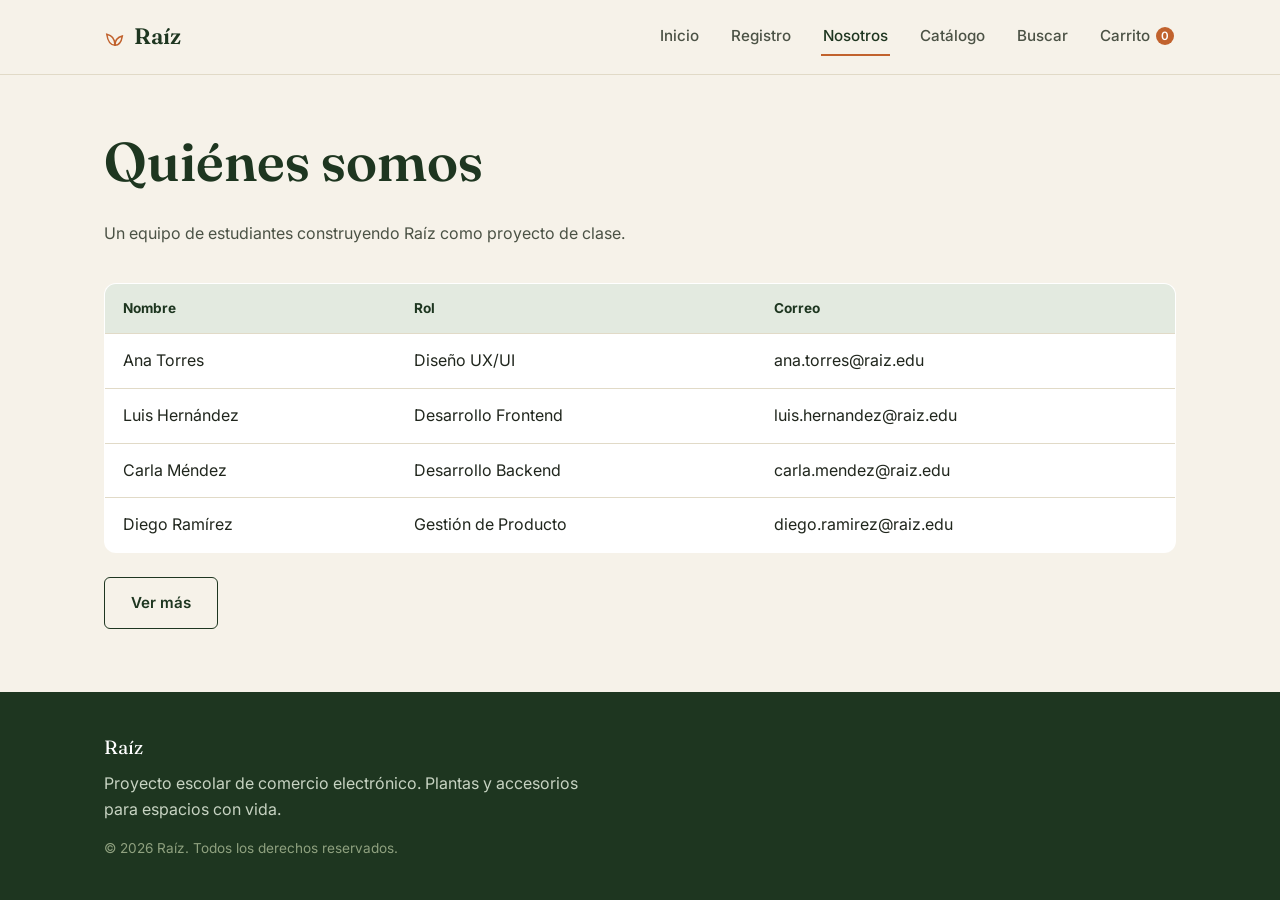
<file: nosotros.html>
<!DOCTYPE html>
<html lang="es">
<head>
  <meta charset="UTF-8">
  <meta name="viewport" content="width=device-width, initial-scale=1.0">
  <title>Raíz - Quiénes somos</title>
  <link rel="preconnect" href="https://fonts.googleapis.com">
  <link rel="preconnect" href="https://fonts.gstatic.com" crossorigin>
  <link href="https://fonts.googleapis.com/css2?family=Fraunces:ital,wght@0,400;0,600;1,500&family=Inter:wght@400;500;600;700&display=swap" rel="stylesheet">
  <link rel="stylesheet" href="styles.css">
</head>
<body>

  <header class="site-header">
    <div class="header-inner">
      <a href="index.html" class="brand">
        <span class="brand-mark" aria-hidden="true">
          <svg viewBox="0 0 24 24" width="22" height="22" fill="none" stroke="currentColor" stroke-width="1.6">
            <path d="M12 21c0-6 4-9 8-10-1 6-4 10-8 10Z"></path>
            <path d="M12 21c0-7-4-11-9-12 1 7 4 12 9 12Z"></path>
          </svg>
        </span>
        Raíz
      </a>
      <button type="button" class="nav-toggle" id="nav-toggle" aria-label="Abrir menú" aria-expanded="false" aria-controls="main-nav">
        <span></span><span></span><span></span>
      </button>
      <nav class="main-nav" id="main-nav" aria-label="Navegación principal">
        <ul>
          <li><a href="index.html">Inicio</a></li>
          <li><a href="registro.html">Registro</a></li>
          <li><a href="nosotros.html">Nosotros</a></li>
          <li><a href="catalogo.html">Catálogo</a></li>
          <li><a href="busqueda.html">Buscar</a></li>
          <li><a href="carrito.html" class="cart-link">Carrito <span class="cart-badge" id="cart-count">0</span></a></li>
        </ul>
      </nav>
    </div>
  </header>

  <main>
    <section class="section">
      <div class="container">
        <div class="section-heading">
          <h1>Quiénes somos</h1>
          <p>Un equipo de estudiantes construyendo Raíz como proyecto de clase.</p>
        </div>

        <div class="team-table-wrap">
          <table class="team-table">
            <thead>
              <tr>
                <th scope="col">Nombre</th>
                <th scope="col">Rol</th>
                <th scope="col">Correo</th>
              </tr>
            </thead>
            <tbody>
              <tr>
                <td>Ana Torres</td>
                <td>Diseño UX/UI</td>
                <td>ana.torres@raiz.edu</td>
              </tr>
              <tr>
                <td>Luis Hernández</td>
                <td>Desarrollo Frontend</td>
                <td>luis.hernandez@raiz.edu</td>
              </tr>
              <tr>
                <td>Carla Méndez</td>
                <td>Desarrollo Backend</td>
                <td>carla.mendez@raiz.edu</td>
              </tr>
              <tr>
                <td>Diego Ramírez</td>
                <td>Gestión de Producto</td>
                <td>diego.ramirez@raiz.edu</td>
              </tr>
            </tbody>
          </table>
        </div>

        <button type="button" class="btn btn-outline" id="toggle-info">Ver más</button>

        <div class="team-extra" id="team-extra" hidden>
          <div class="team-extra-card">
            <h4>Ana Torres</h4>
            <p>Encargada de la identidad visual y de que cada página se sienta parte de un mismo sistema.</p>
          </div>
          <div class="team-extra-card">
            <h4>Luis Hernández</h4>
            <p>Construyó la maquetación de las seis páginas y la lógica de interacción en JavaScript.</p>
          </div>
          <div class="team-extra-card">
            <h4>Carla Méndez</h4>
            <p>Definió la estructura de datos de productos y usuarios que alimentará la futura tienda.</p>
          </div>
          <div class="team-extra-card">
            <h4>Diego Ramírez</h4>
            <p>Coordinó los tiempos de entrega y revisó que el proyecto cumpliera con los requisitos del curso.</p>
          </div>
        </div>
      </div>
    </section>
  </main>

  <footer class="site-footer">
    <div class="footer-inner">
      <p class="footer-brand">Raíz</p>
      <p class="footer-text">Proyecto escolar de comercio electrónico. Plantas y accesorios para espacios con vida.</p>
      <p class="footer-copy">© 2026 Raíz. Todos los derechos reservados.</p>
    </div>
  </footer>

  <script src="script.js"></script>
</body>
</html>
</file>
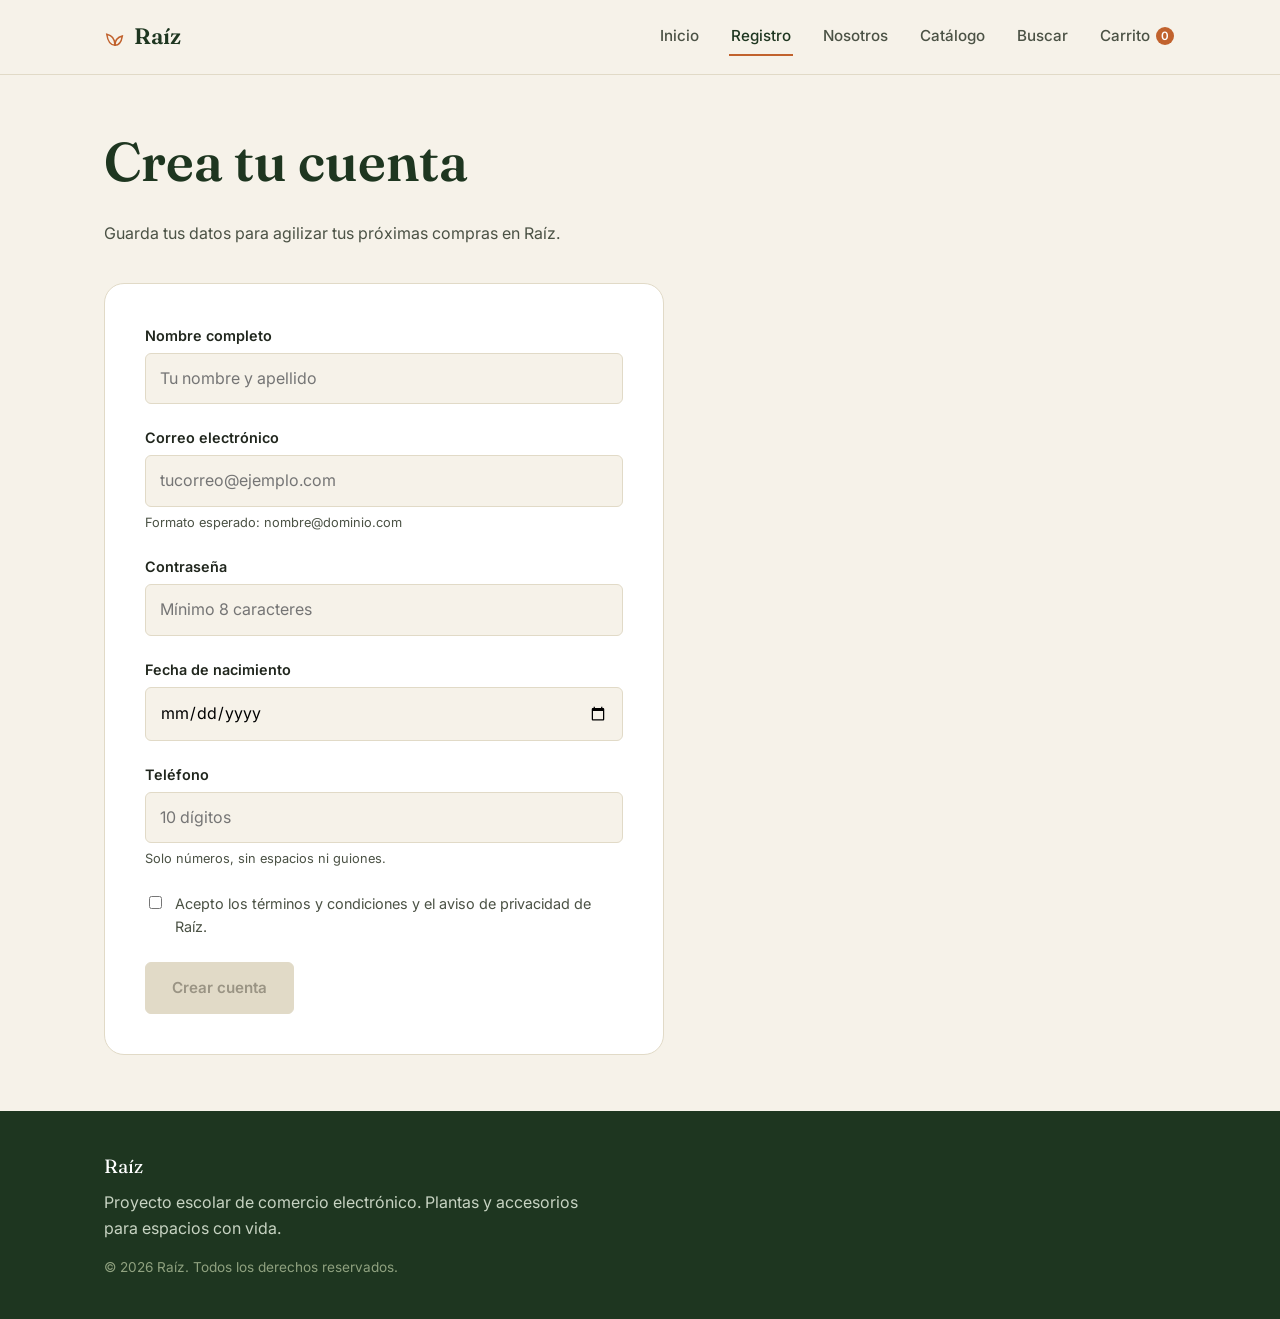
<file: registro.html>
<!DOCTYPE html>
<html lang="es">
<head>
  <meta charset="UTF-8">
  <meta name="viewport" content="width=device-width, initial-scale=1.0">
  <title>Raíz - Crear cuenta</title>
  <link rel="preconnect" href="https://fonts.googleapis.com">
  <link rel="preconnect" href="https://fonts.gstatic.com" crossorigin>
  <link href="https://fonts.googleapis.com/css2?family=Fraunces:ital,wght@0,400;0,600;1,500&family=Inter:wght@400;500;600;700&display=swap" rel="stylesheet">
  <link rel="stylesheet" href="styles.css">
</head>
<body>

  <header class="site-header">
    <div class="header-inner">
      <a href="index.html" class="brand">
        <span class="brand-mark" aria-hidden="true">
          <svg viewBox="0 0 24 24" width="22" height="22" fill="none" stroke="currentColor" stroke-width="1.6">
            <path d="M12 21c0-6 4-9 8-10-1 6-4 10-8 10Z"></path>
            <path d="M12 21c0-7-4-11-9-12 1 7 4 12 9 12Z"></path>
          </svg>
        </span>
        Raíz
      </a>
      <button type="button" class="nav-toggle" id="nav-toggle" aria-label="Abrir menú" aria-expanded="false" aria-controls="main-nav">
        <span></span><span></span><span></span>
      </button>
      <nav class="main-nav" id="main-nav" aria-label="Navegación principal">
        <ul>
          <li><a href="index.html">Inicio</a></li>
          <li><a href="registro.html">Registro</a></li>
          <li><a href="nosotros.html">Nosotros</a></li>
          <li><a href="catalogo.html">Catálogo</a></li>
          <li><a href="busqueda.html">Buscar</a></li>
          <li><a href="carrito.html" class="cart-link">Carrito <span class="cart-badge" id="cart-count">0</span></a></li>
        </ul>
      </nav>
    </div>
  </header>

  <main>
    <section class="section">
      <div class="container">
        <div class="section-heading">
          <h1>Crea tu cuenta</h1>
          <p>Guarda tus datos para agilizar tus próximas compras en Raíz.</p>
        </div>

        <form class="form-card" id="form-registro">
          <div class="form-group">
            <label for="nombre">Nombre completo</label>
            <input type="text" id="nombre" name="nombre" placeholder="Tu nombre y apellido">
          </div>

          <div class="form-group">
            <label for="email">Correo electrónico</label>
            <input type="email" id="email" name="email" pattern="[a-zA-Z0-9._%+-]+@[a-zA-Z0-9.-]+\.[a-zA-Z]{2,}" placeholder="tucorreo@ejemplo.com">
            <p class="field-hint">Formato esperado: nombre@dominio.com</p>
          </div>

          <div class="form-group">
            <label for="password">Contraseña</label>
            <input type="password" id="password" name="password" minlength="8" placeholder="Mínimo 8 caracteres">
          </div>

          <div class="form-group">
            <label for="fecha-nacimiento">Fecha de nacimiento</label>
            <input type="date" id="fecha-nacimiento" name="fecha-nacimiento" max="2026-10-06">
          </div>

          <div class="form-group">
            <label for="telefono">Teléfono</label>
            <input type="tel" id="telefono" name="telefono" pattern="[0-9]{10}" placeholder="10 dígitos">
            <p class="field-hint">Solo números, sin espacios ni guiones.</p>
          </div>

          <div class="form-checkbox">
            <input type="checkbox" id="terminos" name="terminos">
            <label for="terminos">Acepto los términos y condiciones y el aviso de privacidad de Raíz.</label>
          </div>

          <button type="submit" class="btn btn-accent" id="btn-registro" disabled>Crear cuenta</button>

          <p class="form-feedback" id="form-feedback" role="alert"></p>
        </form>
      </div>
    </section>
  </main>

  <footer class="site-footer">
    <div class="footer-inner">
      <p class="footer-brand">Raíz</p>
      <p class="footer-text">Proyecto escolar de comercio electrónico. Plantas y accesorios para espacios con vida.</p>
      <p class="footer-copy">© 2026 Raíz. Todos los derechos reservados.</p>
    </div>
  </footer>

  <script src="script.js"></script>
</body>
</html>
</file>
<file: styles.css>
/* =========================================================
   Raíz — Tienda en línea de plantas y accesorios
   styles.css
   ========================================================= */

/* ---------- Reset base ---------- */
*,
*::before,
*::after {
  box-sizing: border-box;
}

html {
  scroll-behavior: smooth;
}

body {
  margin: 0;
  min-height: 100vh;
  display: flex;
  flex-direction: column;
}

img {
  max-width: 100%;
  display: block;
}

ul {
  list-style: none;
  margin: 0;
  padding: 0;
}

a {
  color: inherit;
  text-decoration: none;
}

button {
  font: inherit;
  cursor: pointer;
}

input,
select,
textarea {
  font: inherit;
}

table {
  border-collapse: collapse;
  width: 100%;
}

/* ---------- Tokens de diseño ---------- */
:root {
  --color-bg: #f6f2e9;
  --color-surface: #ffffff;
  --color-ink: #20261d;
  --color-ink-soft: #4b5245;
  --color-primary: #2f5233;
  --color-primary-dark: #1e3620;
  --color-primary-soft: #e3eae0;
  --color-accent: #c1622d;
  --color-accent-dark: #9c4e22;
  --color-border: #e1dac7;
  --color-error: #b3261e;
  --color-error-bg: #fbe9e7;
  --color-success-bg: #e7efe3;

  --font-display: "Fraunces", Georgia, serif;
  --font-body: "Inter", -apple-system, BlinkMacSystemFont, "Segoe UI", sans-serif;

  --radius-sm: 6px;
  --radius-md: 12px;
  --radius-lg: 20px;

  --shadow-md: 0 8px 24px rgba(32, 38, 29, 0.12);

  --container-width: 1120px;
}

body {
  background: var(--color-bg);
  color: var(--color-ink);
  font-family: var(--font-body);
  font-size: 16px;
  line-height: 1.6;
}

h1,
h2,
h3,
h4 {
  font-family: var(--font-display);
  color: var(--color-primary-dark);
  line-height: 1.15;
  margin: 0 0 0.5em;
  font-weight: 600;
}

h1 {
  font-size: clamp(2.2rem, 4vw + 1rem, 3.4rem);
}

h2 {
  font-size: clamp(1.6rem, 2vw + 1rem, 2.2rem);
}

h3 {
  font-size: 1.25rem;
}

p {
  margin: 0 0 1em;
  max-width: 68ch;
}

.container {
  width: 100%;
  max-width: var(--container-width);
  margin: 0 auto;
  padding: 0 24px;
}

.section {
  padding: 56px 0;
}

.section-heading {
  max-width: 640px;
  margin-bottom: 36px;
}

.section-heading p {
  color: var(--color-ink-soft);
}

.visually-hidden {
  position: absolute;
  width: 1px;
  height: 1px;
  padding: 0;
  margin: -1px;
  overflow: hidden;
  clip: rect(0, 0, 0, 0);
  white-space: nowrap;
  border: 0;
}

a:focus-visible,
button:focus-visible,
input:focus-visible,
textarea:focus-visible {
  outline: 2px solid var(--color-accent);
  outline-offset: 2px;
}

/* ---------- Encabezado / navegación ---------- */
.site-header {
  position: sticky;
  top: 0;
  z-index: 40;
  background: var(--color-bg);
  border-bottom: 1px solid var(--color-border);
}

.header-inner {
  max-width: var(--container-width);
  margin: 0 auto;
  padding: 18px 24px;
  display: flex;
  align-items: center;
  justify-content: space-between;
  gap: 24px;
  position: relative;
}

.brand {
  display: flex;
  align-items: center;
  gap: 8px;
  font-family: var(--font-display);
  font-size: 1.4rem;
  font-weight: 600;
  color: var(--color-primary-dark);
}

.brand-mark {
  color: var(--color-accent);
  display: inline-flex;
}

.nav-toggle {
  display: none;
  flex-direction: column;
  justify-content: center;
  gap: 5px;
  width: 36px;
  height: 32px;
  background: none;
  border: none;
  padding: 0;
}

.nav-toggle span {
  display: block;
  height: 2px;
  background: var(--color-ink);
  border-radius: 2px;
}

.main-nav ul {
  display: flex;
  align-items: center;
  gap: 28px;
}

.main-nav a {
  font-weight: 500;
  font-size: 0.95rem;
  color: var(--color-ink-soft);
  padding: 6px 2px;
  border-bottom: 2px solid transparent;
  display: inline-flex;
  align-items: center;
  gap: 6px;
}

.main-nav a:hover,
.main-nav a.active {
  color: var(--color-primary-dark);
  border-bottom-color: var(--color-accent);
}

.cart-badge {
  background: var(--color-accent);
  color: #fff;
  font-size: 0.72rem;
  font-weight: 600;
  min-width: 18px;
  height: 18px;
  padding: 0 5px;
  border-radius: 999px;
  display: inline-flex;
  align-items: center;
  justify-content: center;
}

/* ---------- Pie de página ---------- */
.site-footer {
  margin-top: auto;
  background: var(--color-primary-dark);
  color: #e9efe6;
  padding: 40px 0;
}

.footer-inner {
  max-width: var(--container-width);
  margin: 0 auto;
  padding: 0 24px;
}

.footer-brand {
  font-family: var(--font-display);
  font-size: 1.2rem;
  margin-bottom: 8px;
  color: #fff;
}

.footer-text {
  color: #c7d3c2;
  max-width: 50ch;
}

.footer-copy {
  color: #8fa17f;
  font-size: 0.85rem;
  margin-bottom: 0;
}

/* ---------- Botones ---------- */
.btn {
  display: inline-flex;
  align-items: center;
  justify-content: center;
  gap: 8px;
  padding: 13px 26px;
  border-radius: var(--radius-sm);
  border: 1px solid transparent;
  font-weight: 600;
  font-size: 0.95rem;
  transition: background 0.15s ease, color 0.15s ease, border-color 0.15s ease;
}

.btn-accent {
  background: var(--color-accent);
  color: #fff;
}

.btn-accent:hover {
  background: var(--color-accent-dark);
}

.btn-outline {
  background: transparent;
  border-color: var(--color-primary-dark);
  color: var(--color-primary-dark);
}

.btn-outline:hover {
  background: var(--color-primary-soft);
}

.btn:disabled {
  background: var(--color-border);
  color: #9a9484;
  cursor: not-allowed;
  border-color: var(--color-border);
}

/* ---------- Hero (Inicio) ---------- */
.hero {
  padding: 48px 0 64px;
}

.hero-inner {
  display: grid;
  grid-template-columns: 1.1fr 1fr;
  gap: 48px;
  align-items: center;
}

.hero-eyebrow {
  color: var(--color-accent);
  font-weight: 600;
  margin-bottom: 12px;
}

.hero-copy p {
  color: var(--color-ink-soft);
  font-size: 1.05rem;
}

.hero-actions {
  display: flex;
  gap: 16px;
  margin-top: 28px;
}

.hero-figure {
  border-radius: var(--radius-lg);
  overflow: hidden;
  box-shadow: var(--shadow-md);
}

.hero-figure img {
  width: 100%;
  height: 100%;
  object-fit: cover;
  aspect-ratio: 4 / 3;
}

/* ---------- Lista de categorías (ul en grid) ---------- */
.category-list {
  display: grid;
  grid-template-columns: repeat(4, 1fr);
  gap: 20px;
}

.category-card {
  background: var(--color-surface);
  border: 1px solid var(--color-border);
  border-radius: var(--radius-md);
  overflow: hidden;
}

.category-card img {
  aspect-ratio: 4 / 3;
  object-fit: cover;
  width: 100%;
}

.category-card-body {
  padding: 16px 18px 20px;
}

.category-card-body h3 {
  margin-bottom: 4px;
}

.category-card-body p {
  color: var(--color-ink-soft);
  font-size: 0.9rem;
  margin: 0;
}

/* ---------- Grid de productos (Catálogo / Búsqueda) ---------- */
.product-grid {
  display: grid;
  grid-template-columns: repeat(3, 1fr);
  gap: 24px;
}

.product-card {
  background: var(--color-surface);
  border: 1px solid var(--color-border);
  border-radius: var(--radius-md);
  overflow: hidden;
  display: flex;
  flex-direction: column;
}

.product-card img {
  width: 100%;
  aspect-ratio: 4 / 3;
  object-fit: cover;
}

.product-card-body {
  padding: 18px 20px 20px;
  display: flex;
  flex-direction: column;
  gap: 6px;
  flex: 1;
}

.product-card-body h3 {
  margin-bottom: 0;
}

.product-price {
  font-family: var(--font-display);
  font-size: 1.2rem;
  color: var(--color-primary-dark);
  margin: 4px 0 14px;
}

.product-card-body .btn {
  margin-top: auto;
  align-self: flex-start;
}

/* ---------- Formularios ---------- */
.form-card {
  background: var(--color-surface);
  border: 1px solid var(--color-border);
  border-radius: var(--radius-lg);
  padding: 40px;
  max-width: 560px;
}

.form-group {
  margin-bottom: 22px;
}

.form-group label {
  display: block;
  font-weight: 600;
  font-size: 0.9rem;
  margin-bottom: 6px;
  color: var(--color-ink);
}

.form-group input[type="text"],
.form-group input[type="email"],
.form-group input[type="password"],
.form-group input[type="date"],
.form-group input[type="tel"] {
  width: 100%;
  padding: 12px 14px;
  border: 1px solid var(--color-border);
  border-radius: var(--radius-sm);
  background: var(--color-bg);
}

.field-hint {
  font-size: 0.8rem;
  color: var(--color-ink-soft);
  margin-top: 6px;
}

.form-checkbox {
  display: flex;
  align-items: flex-start;
  gap: 10px;
  margin-bottom: 24px;
}

.form-checkbox input {
  margin-top: 4px;
}

.form-checkbox label {
  font-size: 0.9rem;
  color: var(--color-ink-soft);
}

.form-feedback {
  font-size: 0.9rem;
  padding: 12px 14px;
  border-radius: var(--radius-sm);
  margin-top: 16px;
  display: none;
}

.form-feedback.is-error {
  display: block;
  background: var(--color-error-bg);
  color: var(--color-error);
}

.form-feedback.is-success {
  display: block;
  background: var(--color-success-bg);
  color: var(--color-primary-dark);
}

.field-error {
  border-color: var(--color-error) !important;
}

/* ---------- Tabla del equipo (Nosotros) ---------- */
.team-table-wrap {
  overflow-x: auto;
  margin-bottom: 24px;
}

.team-table {
  background: var(--color-surface);
  border: 1px solid var(--color-border);
  border-radius: var(--radius-md);
  overflow: hidden;
}

.team-table th,
.team-table td {
  text-align: left;
  padding: 14px 18px;
  border-bottom: 1px solid var(--color-border);
}

.team-table th {
  background: var(--color-primary-soft);
  color: var(--color-primary-dark);
  font-size: 0.85rem;
}

.team-table tr:last-child td {
  border-bottom: none;
}

.team-extra {
  margin-top: 28px;
  display: grid;
  grid-template-columns: repeat(2, 1fr);
  gap: 20px;
}

.team-extra[hidden] {
  display: none;
}

.team-extra-card {
  background: var(--color-surface);
  border: 1px solid var(--color-border);
  border-radius: var(--radius-md);
  padding: 18px 20px;
}

.team-extra-card h4 {
  margin-bottom: 6px;
}

.team-extra-card p {
  color: var(--color-ink-soft);
  font-size: 0.9rem;
  margin: 0;
}

/* ---------- Carrito ---------- */
.cart-table th,
.cart-table td {
  padding: 16px 14px;
  border-bottom: 1px solid var(--color-border);
  text-align: left;
  vertical-align: middle;
}

.cart-table thead th {
  font-size: 0.8rem;
  color: var(--color-ink-soft);
}

.cart-product {
  display: flex;
  align-items: center;
  gap: 14px;
}

.cart-product img {
  width: 64px;
  height: 64px;
  object-fit: cover;
  border-radius: var(--radius-sm);
}

.qty-input {
  width: 70px;
  padding: 8px 10px;
  border: 1px solid var(--color-border);
  border-radius: var(--radius-sm);
  text-align: center;
}

.remove-btn {
  background: none;
  border: none;
  color: var(--color-error);
  font-size: 0.85rem;
  font-weight: 600;
  padding: 4px;
}

.cart-summary {
  margin-top: 28px;
  display: flex;
  justify-content: flex-end;
}

.cart-summary-box {
  background: var(--color-surface);
  border: 1px solid var(--color-border);
  border-radius: var(--radius-md);
  padding: 24px 28px;
  min-width: 280px;
}

.cart-summary-row {
  display: flex;
  justify-content: space-between;
  margin-bottom: 10px;
  color: var(--color-ink-soft);
}

.cart-summary-total {
  display: flex;
  justify-content: space-between;
  font-family: var(--font-display);
  font-size: 1.3rem;
  color: var(--color-primary-dark);
  padding-top: 12px;
  border-top: 1px solid var(--color-border);
}

/* ---------- Búsqueda ---------- */
.search-form {
  display: flex;
  gap: 12px;
  max-width: 560px;
}

.search-form input {
  flex: 1;
  padding: 13px 16px;
  border: 1px solid var(--color-border);
  border-radius: var(--radius-sm);
  background: var(--color-surface);
}

.search-results {
  margin-top: 24px;
  padding: 18px 20px;
  background: var(--color-primary-soft);
  border-radius: var(--radius-md);
  color: var(--color-primary-dark);
  min-height: 24px;
}

.search-placeholder {
  color: var(--color-ink-soft);
  margin: 0;
}

/* ---------- Aviso emergente (toast) ---------- */
.toast {
  position: fixed;
  bottom: 24px;
  left: 50%;
  transform: translate(-50%, 16px);
  background: var(--color-primary-dark);
  color: #fff;
  padding: 14px 22px;
  border-radius: var(--radius-sm);
  box-shadow: var(--shadow-md);
  opacity: 0;
  pointer-events: none;
  transition: opacity 0.25s ease, transform 0.25s ease;
  z-index: 60;
}

.toast.is-visible {
  opacity: 1;
  transform: translate(-50%, 0);
}

/* ---------- Responsive ---------- */
@media (max-width: 960px) {
  .hero-inner {
    grid-template-columns: 1fr;
  }

  .hero-figure {
    order: -1;
  }

  .category-list {
    grid-template-columns: repeat(2, 1fr);
  }

  .product-grid {
    grid-template-columns: repeat(2, 1fr);
  }

  .team-extra {
    grid-template-columns: 1fr;
  }
}

@media (max-width: 640px) {
  .nav-toggle {
    display: flex;
  }

  .main-nav {
    position: absolute;
    top: 100%;
    left: 0;
    right: 0;
    background: var(--color-bg);
    border-bottom: 1px solid var(--color-border);
    max-height: 0;
    overflow: hidden;
    transition: max-height 0.25s ease;
  }

  .main-nav.is-open {
    max-height: 320px;
  }

  .main-nav ul {
    flex-direction: column;
    align-items: flex-start;
    padding: 12px 24px 20px;
    gap: 14px;
  }

  .category-list {
    grid-template-columns: 1fr;
  }

  .product-grid {
    grid-template-columns: 1fr;
  }

  .form-card {
    padding: 28px 22px;
  }

  .cart-summary {
    justify-content: stretch;
  }

  .cart-summary-box {
    width: 100%;
  }

  .search-form {
    flex-direction: column;
  }
}

@media (prefers-reduced-motion: reduce) {
  * {
    transition: none !important;
    scroll-behavior: auto !important;
  }
}
</file>
